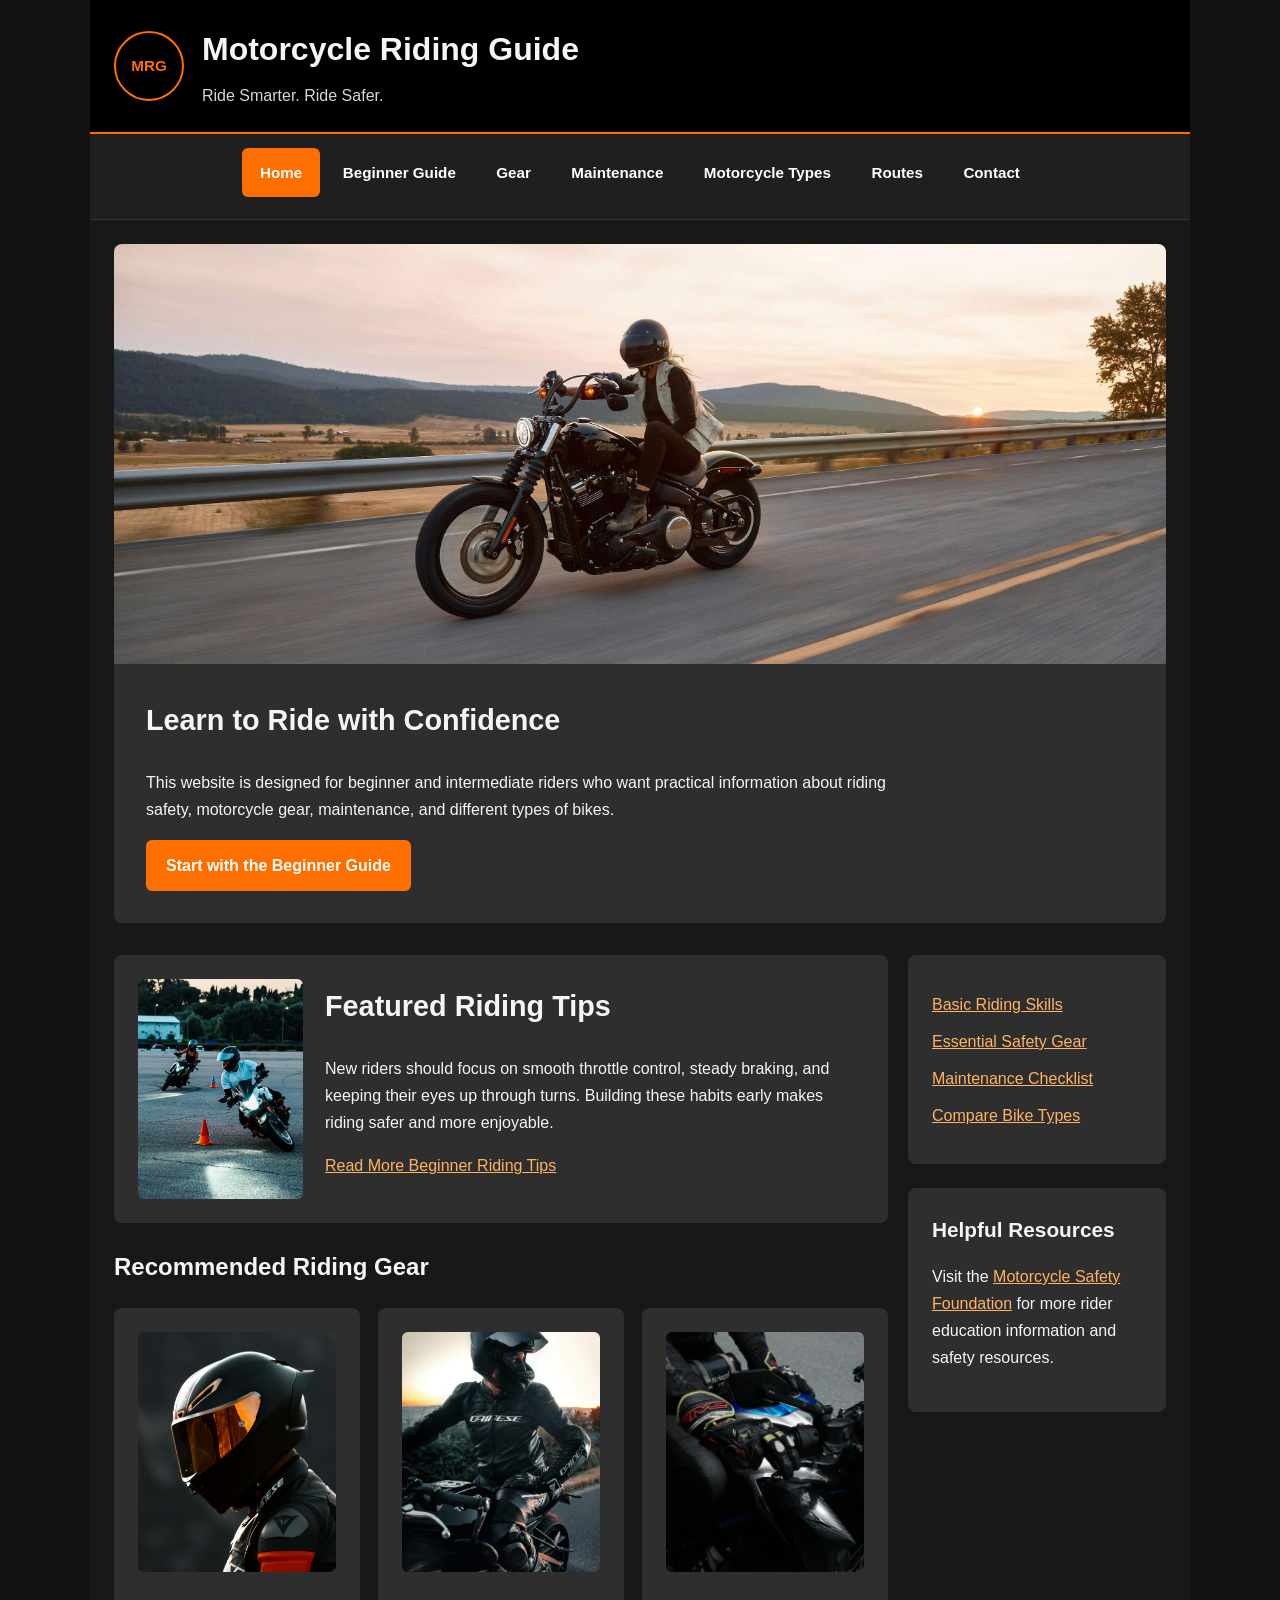
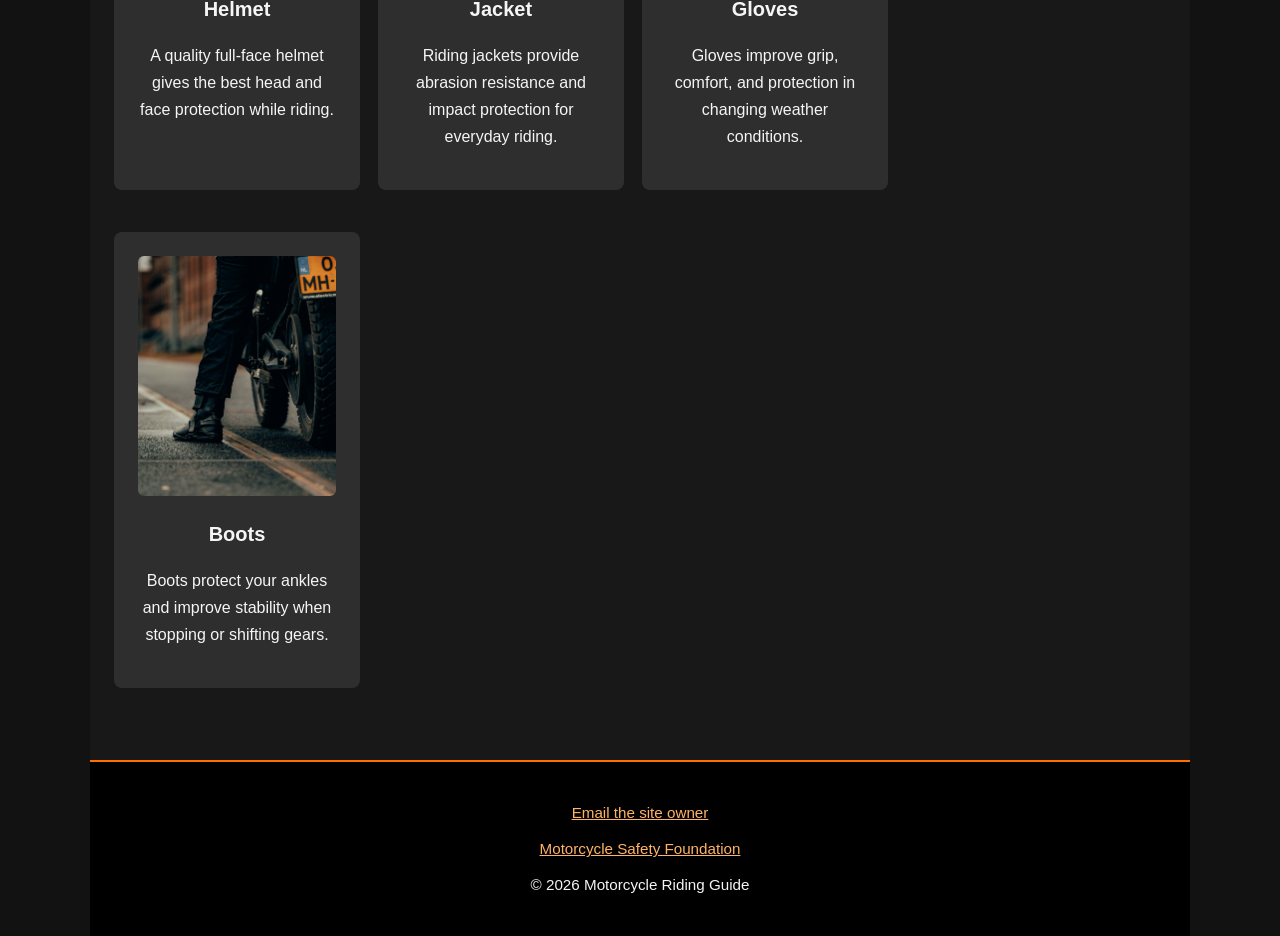
<file: index.html>
<!DOCTYPE html>
<html lang="en">
<head>

    <meta charset="UTF-8">
    <meta name="viewport" content="width=device-width, initial-scale=1.0">
    <meta name="description" content="Motorcycle Riding Guide helps beginner and intermediate riders learn safety basics, riding tips, and gear recomendations, and maintenance skills.">
    <title>Home | Motorcycle Riding Guide</title>

    <script async src="https://www.googletagmanager.com/gtag/js?id=G-LPP7602WV4"></script>
    <script>
      window.dataLayer = window.dataLayer || [];
      function gtag(){dataLayer.push(arguments);}
      gtag('js', new Date());

      gtag('config', 'G-LPP7602WV4');
    </script>

    <link rel="stylesheet" href="style.css">
</head>
<body>
    <div id="container">
        <header>
            <div class="logo">MRG</div>
            <div class="header-text">
                <h1>Motorcycle Riding Guide</h1>
                <p>Ride Smarter. Ride Safer.</p>
            </div>
        </header>
        
        <nav>
            <ul>
                <li><a class="active" href="index.html">Home</a></li>
                <li><a href="beginner-guide.html">Beginner Guide</a></li>
                <li><a href="gear.html">Gear</a></li>
                <li><a href="maintenance.html">Maintenance</a></li>
                <li><a href="motorcycle-types.html">Motorcycle Types</a></li>
                <li><a href="routes.html">Routes</a></li>
                <li><a href="contact.html">Contact</a></li>
            </ul>
        </nav>

        <main>
            <section class="hero">
                <img src="Images/motorcycle-rider-on-open-road.jpg" alt="Motorcycle rider on an open road">
                
                <div class="hero-content">
                    <div class="hero-text">
                        <h2>Learn to Ride with Confidence</h2>
                        <p>This website is designed for beginner and intermediate riders who want practical information about riding safety, motorcycle gear, maintenance, and different types of bikes.</p>

                        <a class="button" href="beginner-guide.html">Start with the Beginner Guide</a>
                    </div>
                </div>
            </section>

            <div class="main-layout">
                <section class="content-area">
                    <article class="feature-card">
                        <img src="Images/motorcycle-rider-practicing.jpg" alt="Rider practicing safe motorcycle control">
                        <div>
                            <h2>Featured Riding Tips</h2>
                            <p>New riders should focus on smooth throttle control, steady braking, and keeping their eyes up through turns. Building these habits early makes riding safer and more enjoyable.</p>
                            <p><a href="beginner-guide.html">Read More Beginner Riding Tips</a></p>
                        </div>
                    </article>

                    <section class="gear-preview">
                        <h2>Recommended Riding Gear</h2>
                        <div class="card-grid">
                            <article class="small-card">
                                <img src="Images/full_face_helmet.jpg" alt="Full-face motorcycle helmet">
                                <h3>Helmet</h3>
                                <p>A quality full-face helmet gives the best head and face protection while riding.</p>
                            </article>
                            <article class="small-card">
                                <img src="Images/motorcycle-protective-jacket.jpg" alt="Protective motorcycle jacket">
                                <h3>Jacket</h3>
                                <p>Riding jackets provide abrasion resistance and impact protection for everyday riding.</p>
                            </article>
                            <article class="small-card">
                                <img src="Images/motorcycle-gloves.jpg" alt="Motorcycle riding gloves">
                                <h3>Gloves</h3>
                                <p>Gloves improve grip, comfort, and protection in changing weather conditions.</p>
                            </article>
                            <article class="small-card">
                                <img src="Images/motorcycle-boots.jpg" alt="Motorcycle riding Boots">
                                <h3>Boots</h3>
                                <p>Boots protect your ankles and improve stability when stopping or shifting gears.</p>
                            </article>
                        </div>
                    </section>
                </section>

                <aside>
                    <section class="sidebar-box">
                        <h2></h2>
                        <ul class="plain-list">
                            <li><a href="beginner-guide.html">Basic Riding Skills</a></li>
                            <li><a href="gear.html">Essential Safety Gear</a></li>
                            <li><a href="maintenance.html">Maintenance Checklist</a></li>
                            <li><a href="motorcycle-types.html">Compare Bike Types</a></li>
                        </ul>
                    </section>

                    <section class="sidebar-box">
                        <h2>Helpful Resources</h2>
                        <p>Visit the <a href="https://msf-usa.org/" target="_blank">Motorcycle Safety Foundation</a> for more rider education information and safety resources.</p>
                    </section>
                </aside>
            </div>
        </main>

        <footer>
            <p><a href="mailto:agdepaz@asu.edu">Email the site owner</a></p>
            <p><a href="https://msf-usa.org/" target="_blank">Motorcycle Safety Foundation</a></p>
            <p>&copy; 2026 Motorcycle Riding Guide</p>
        </footer>
    </div>
</body>
</html>
</file>
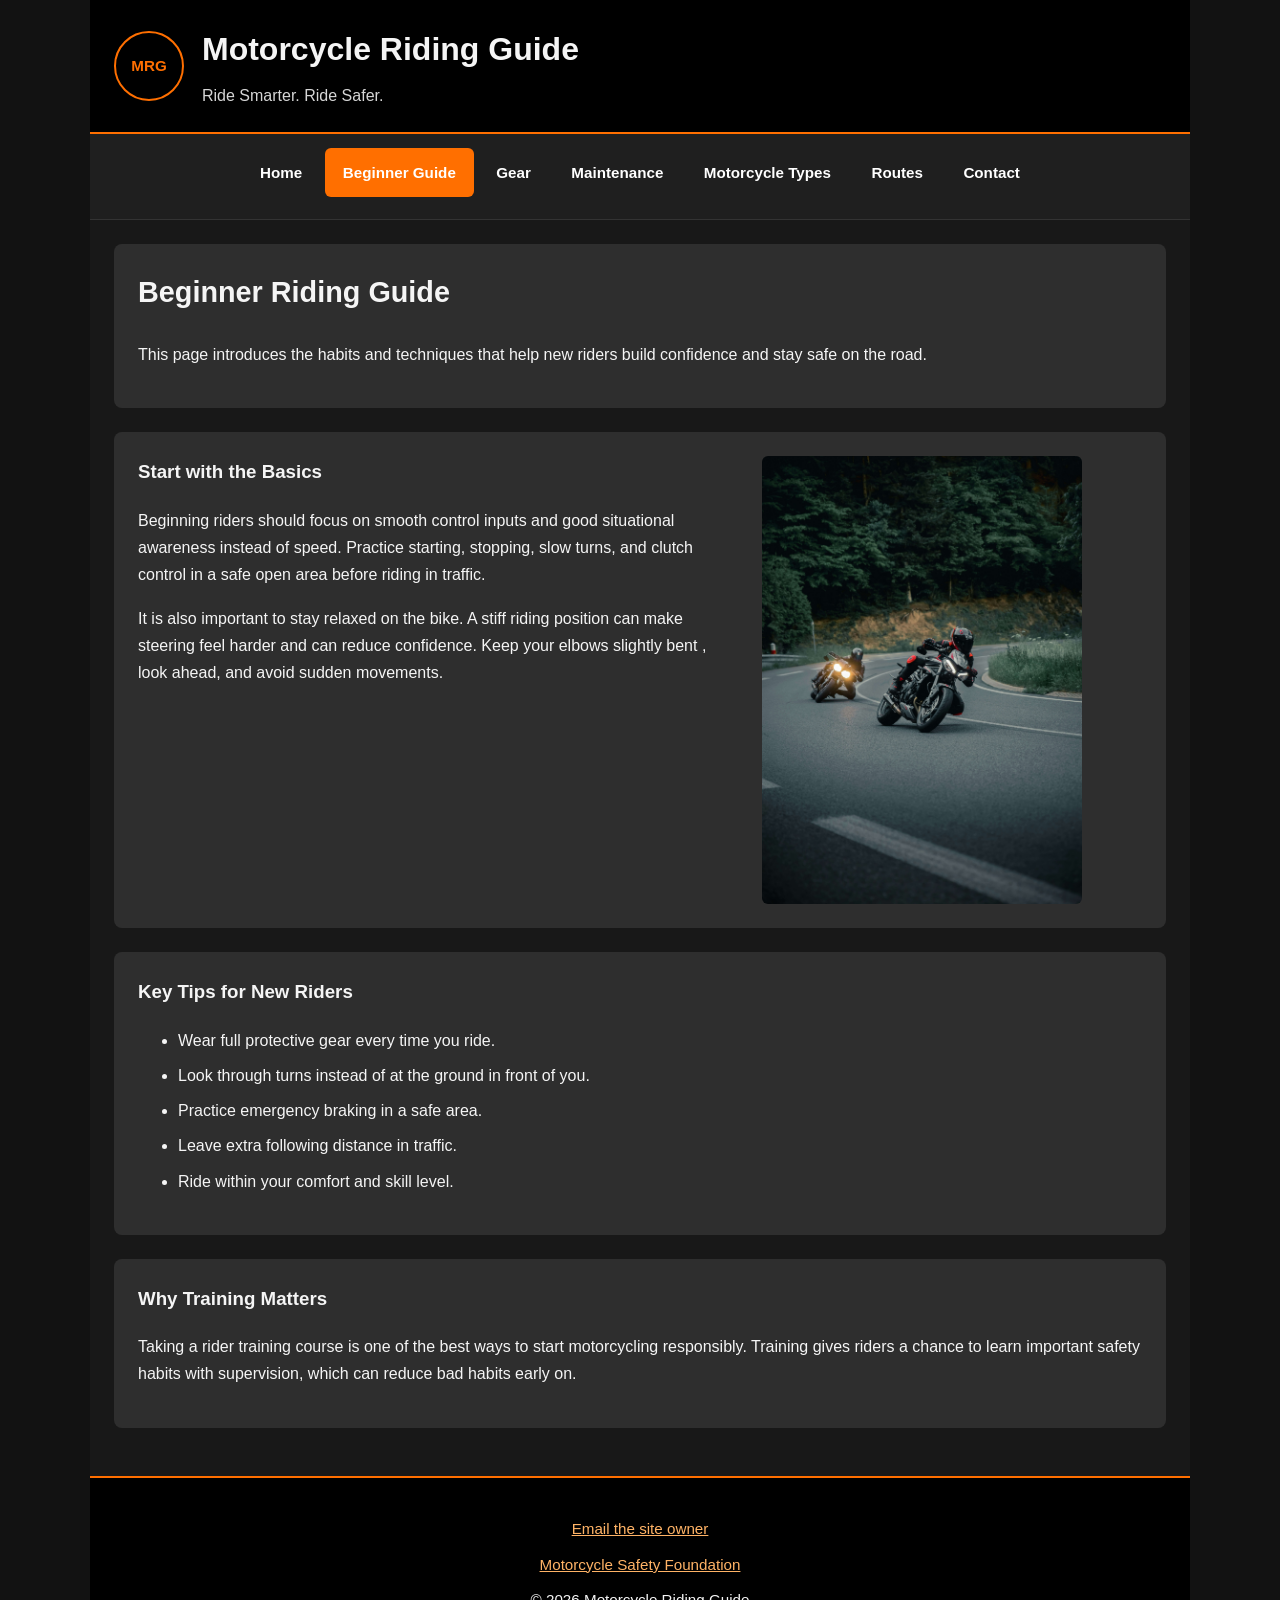
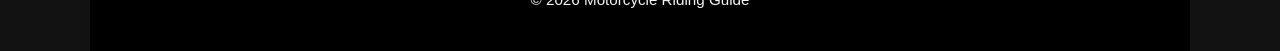
<file: beginner-guide.html>
<!DOCTYPE html>
<html lang="en">
<head>
    <meta charset="UTF-8">
    <meta name="viewport" content="width=device-width, initial-scale=1.0">
    <meta name="description" content="Learn beginner motorcycle riding techniques, safety tips, riding posture, and confidence-building habits for new riders.">
    <title>Beginner Guide | Motorcycle Riding Guide</title>

    <script async src="https://www.googletagmanager.com/gtag/js?id=G-LPP7602WV4"></script>
    <script>
      window.dataLayer = window.dataLayer || [];
      function gtag(){dataLayer.push(arguments);}
      gtag('js', new Date());

      gtag('config', 'G-LPP7602WV4');
    </script>

    <link rel="stylesheet" href="style.css">
</head>
<body>
    <div id="container">
        <header>
            <div class="logo">MRG</div>
            <div class="header-text">
                <h1>Motorcycle Riding Guide</h1>
                <p>Ride Smarter. Ride Safer.</p>
            </div>
        </header>
        
        <nav>
            <ul>
                <li><a href="index.html">Home</a></li>
                <li><a class="active" href="beginner-guide.html">Beginner Guide</a></li>
                <li><a href="gear.html">Gear</a></li>
                <li><a href="maintenance.html">Maintenance</a></li>
                <li><a href="motorcycle-types.html">Motorcycle Types</a></li>
                <li><a href="routes.html">Routes</a></li>
                <li><a href="contact.html">Contact</a></li>
            </ul>
        </nav>

        <main>
            <section class="page-banner">
                <h2>Beginner Riding Guide</h2>
                <p>This page introduces the habits and techniques that help new riders build confidence and stay safe on the road.</p>
            </section>

            <section class="text-section split-section">
            <div class="split-text">
                <h3>Start with the Basics</h3>
                <p>Beginning riders should focus on smooth control inputs and good situational awareness instead of speed. Practice starting, stopping, slow turns, and clutch control in a safe open area before riding in traffic.</p>
                <p>It is also important to stay relaxed on the bike. A stiff riding position can make steering feel harder and can reduce confidence. Keep your elbows slightly bent , look ahead, and avoid sudden movements.</p>
            </div>

                <img class="float-image" src="Images/motorcycle-on-curve.jpg" alt="motorcycle rider taking a turn on the road">
            </section>

            <section class="text-section">
                <h3>Key Tips for New Riders</h3>
                <ul>
                    <li>Wear full protective gear every time you ride.</li>
                    <li>Look through turns instead of at the ground in front of you.</li>
                    <li>Practice emergency braking in a safe area.</li>
                    <li>Leave extra following distance in traffic.</li>
                    <li>Ride within your comfort and skill level.</li>
                </ul>
            </section>

            <section class="text-section">
                <h3>Why Training Matters</h3>
                <p>Taking a rider training course is one of the best ways to start motorcycling responsibly. Training gives riders a chance to learn important safety habits with supervision, which can reduce bad habits early on.</p>
            </section>
        </main>

        <footer>
            <p><a href="mailto:agdepaz@asu.edu">Email the site owner</a></p>
            <p><a href="https://msf-usa.org/" target="_blank">Motorcycle Safety Foundation</a></p>
            <p>&copy; 2026 Motorcycle Riding Guide</p>
        </footer>
    </div>
</body>
</html>
</file>
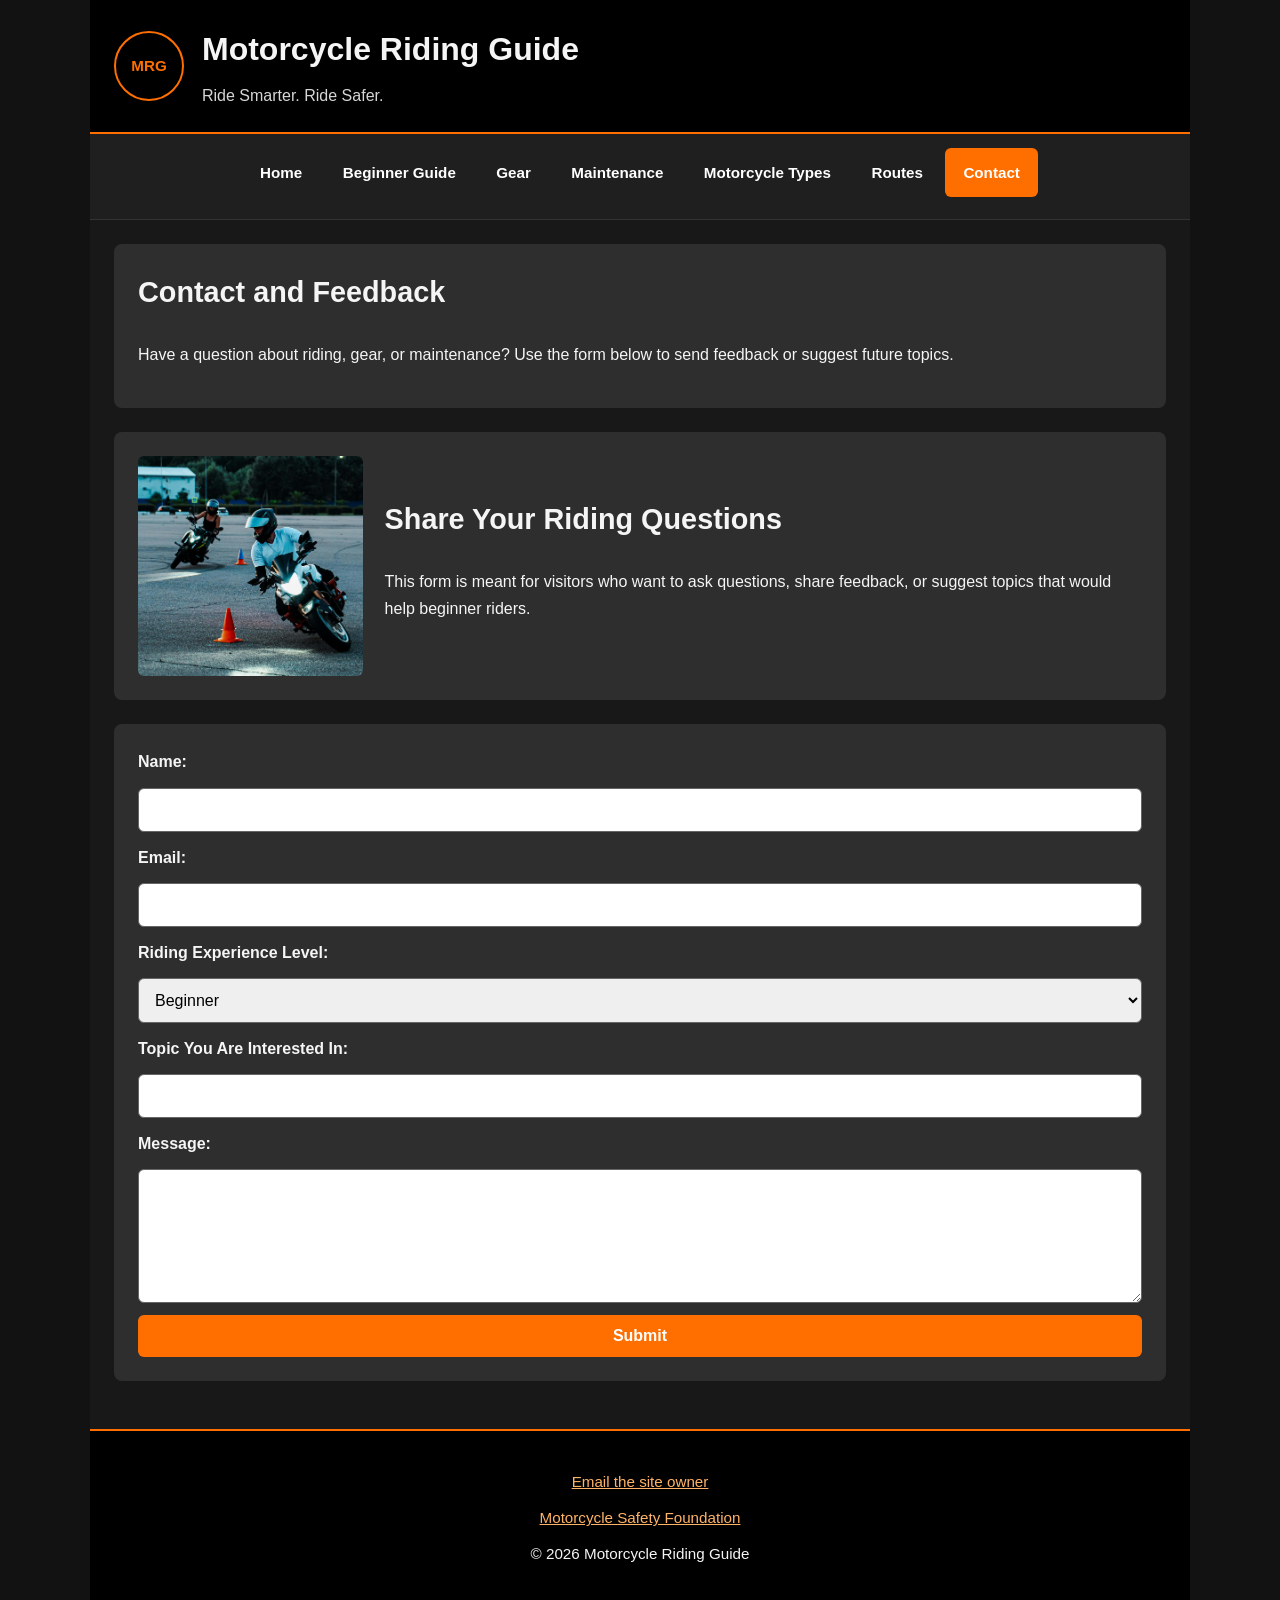
<file: contact.html>
<!DOCTYPE html>
<html lang="en">
<head>
    <meta charset="UTF-8">
    <meta name="viewport" content="width=device-width, initial-scale=1.0">
    <meta name="description" content="Contact Motorcycle Riding with questions, feedback, and riding experience details using the on-site form.">
    <title>Contact | Motorcycle Riding Guide</title>

    <script async src="https://www.googletagmanager.com/gtag/js?id=G-LPP7602WV4"></script>
    <script>
      window.dataLayer = window.dataLayer || [];
      function gtag(){dataLayer.push(arguments);}
      gtag('js', new Date());

      gtag('config', 'G-LPP7602WV4');
    </script>

    <link rel="stylesheet" href="style.css">
</head>
<body>
    <div id="container">
        <header>
            <div class="logo">MRG</div>
            <div class="header-text">
                <h1>Motorcycle Riding Guide</h1>
                <p>Ride Smarter. Ride Safer.</p>
            </div>
        </header>
        
        <nav>
            <ul>
                <li><a href="index.html">Home</a></li>
                <li><a href="beginner-guide.html">Beginner Guide</a></li>
                <li><a href="gear.html">Gear</a></li>
                <li><a href="maintenance.html">Maintenance</a></li>
                <li><a href="motorcycle-types.html">Motorcycle Types</a></li>
                <li><a href="routes.html">Routes</a></li>
                <li><a class="active" href="contact.html">Contact</a></li>
            </ul>
        </nav>

        <main>
            <section class="page-banner">
                <h2>Contact and Feedback</h2>
                <p>Have a question about riding, gear, or maintenance? Use the form below to send feedback or suggest future topics.</p>
            </section>

            <section class="feature-card">
                <img src="Images/motorcycle-rider-practicing.jpg" alt="Motorcycle rider practicing in a parking lot">
                <div>
                    <h2>Share Your Riding Questions</h2>
                    <p>This form is meant for visitors who want to ask questions, share feedback, or suggest topics that would help beginner riders.</p>
                </div>
            </section>
            
            <section class="form-section">
                 <form id="contactForm" action="#" method="post">
                    <label for="name">Name:</label>
                    <input type="text" id="name" name="name" required>

                    <label for="email">Email:</label>
                    <input type="email" id="email" name="email" required>

                    <label for="experience">Riding Experience Level:</label>
                    <select id="experience" name="experience">
                        <option>Beginner</option>
                        <option>Intermediate</option>
                        <option>Advanced</option>
                    </select>

                    <label for="interest">Topic You Are Interested In:</label>
                    <input type="text" id="interest" name="interest">

                    <label for="message">Message:</label>
                    <textarea id="message" name="message" rows="6" cols="30"></textarea>

                    <input type="submit" value="Submit">
                </form>
            </section>
        </main>

        <script src="script.js"></script>

        <footer>
            <p><a href="mailto:agdepaz@asu.edu">Email the site owner</a></p>
            <p><a href="https://msf-usa.org/" target="_blank">Motorcycle Safety Foundation</a></p>
            <p>&copy; 2026 Motorcycle Riding Guide</p>
        </footer>
    </div>
</body>
</html>
</file>
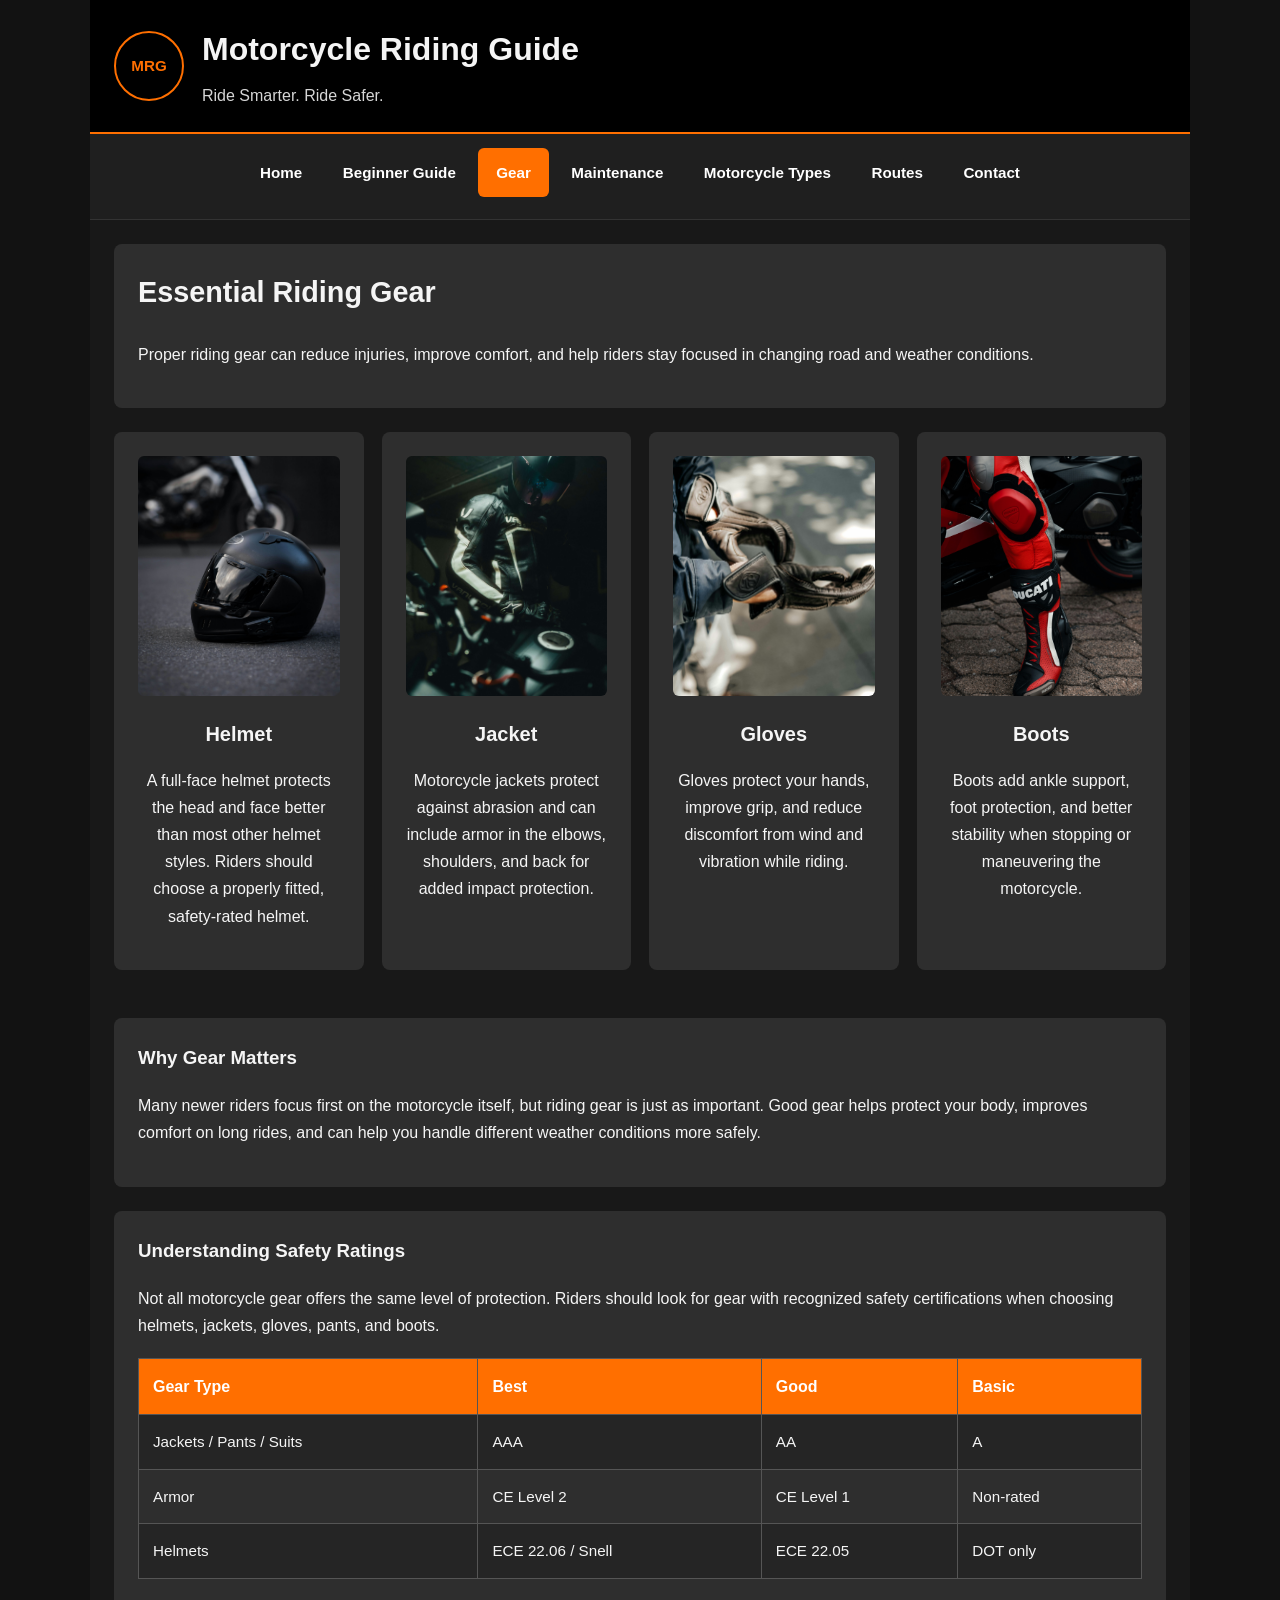
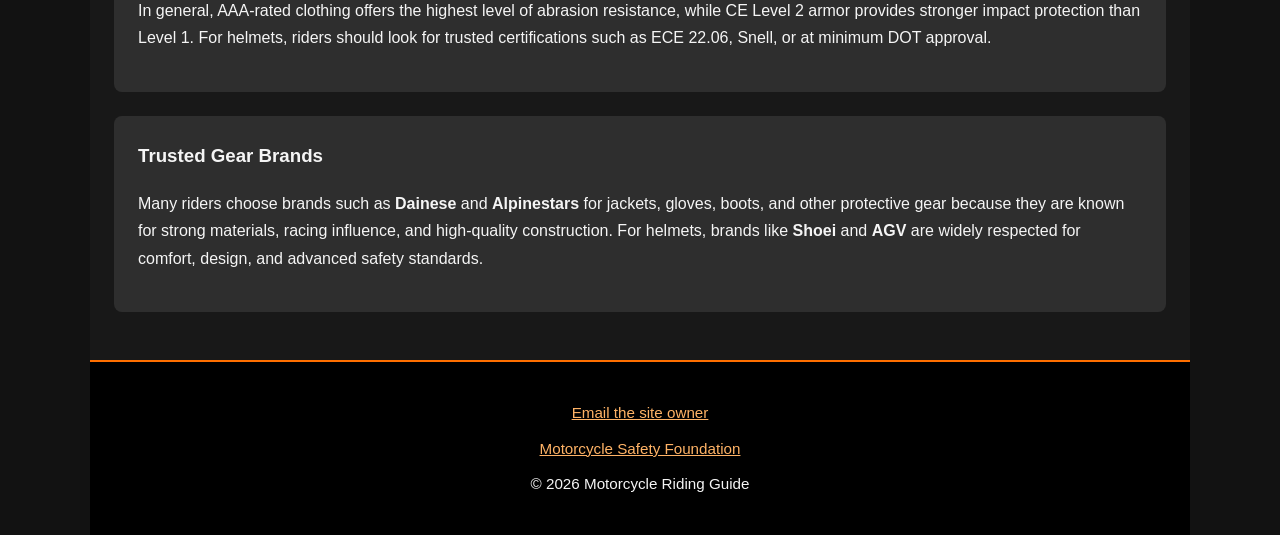
<file: gear.html>
<!DOCTYPE html>
<html lang="en">
<head>
    <meta charset="UTF-8">
    <meta name="viewport" content="width=device-width, initial-scale=1.0">
    <meta name="description" content="Learn about essential motorcycle gear including helmets, jackets, gloves, and boots and why each piece matters.">
    <title>Gear | Motorcycle Riding Guide</title>

    <script async src="https://www.googletagmanager.com/gtag/js?id=G-LPP7602WV4"></script>
    <script>
      window.dataLayer = window.dataLayer || [];
      function gtag(){dataLayer.push(arguments);}
      gtag('js', new Date());

      gtag('config', 'G-LPP7602WV4');
    </script>

    <link rel="stylesheet" href="style.css">
</head>
<body>
    <div id="container">
        <header>
            <div class="logo">MRG</div>
            <div class="header-text">
                <h1>Motorcycle Riding Guide</h1>
                <p>Ride Smarter. Ride Safer.</p>
            </div>
        </header>
        
        <nav>
            <ul>
                <li><a href="index.html">Home</a></li>
                <li><a href="beginner-guide.html">Beginner Guide</a></li>
                <li><a class="active" href="gear.html">Gear</a></li>
                <li><a href="maintenance.html">Maintenance</a></li>
                <li><a href="motorcycle-types.html">Motorcycle Types</a></li>
                <li><a href="routes.html">Routes</a></li>
                <li><a href="contact.html">Contact</a></li>
            </ul>
        </nav>

        <main>
            <section class="page-banner">
                <h2>Essential Riding Gear</h2>
                <p>Proper riding gear can reduce injuries, improve comfort, and help riders stay focused in changing road and weather conditions.</p>
            </section>     
            
            <section class="card-grid">
                <article class="small-card">
                    <img src="Images/Black-motorcycle helmet.jpg" alt="Black full-face motorcycle helmet">
                    <h3>Helmet</h3>
                    <p>A full-face helmet protects the head and face better than most other helmet styles. Riders should choose a properly fitted, safety-rated helmet.</p>
                </article>

                <article class="small-card">
                    <img src="Images/Motorcycle-jacket-with-armor.jpg" alt="Motorcycle jacket with armor protection">
                    <h3>Jacket</h3>
                    <p>Motorcycle jackets protect against abrasion and can include armor in the elbows, shoulders, and back for added impact protection.</p>
                </article>

                <article class="small-card">
                    <img src="Images/Pair-of-protective-motorcycle-gloves.jpg" alt="Pair of protective motorcycle gloves">
                    <h3>Gloves</h3>
                    <p>Gloves protect your hands, improve grip, and reduce discomfort from wind and vibration while riding.</p>
                </article>

                <article class="small-card">
                    <img src="Images/Protective-motorcycle-riding-boots.jpg" alt="Protective motorcycle riding boots">
                    <h3>Boots</h3>
                    <p>Boots add ankle support, foot protection, and better stability when stopping or maneuvering the motorcycle.</p>
                </article>
            </section>

            <section class="text-section">
                <h3>Why Gear Matters</h3>
                <p>Many newer riders focus first on the motorcycle itself, but riding gear is just as important. Good gear helps protect your body, improves comfort on long rides, and can help you handle different weather conditions more safely.</p>
            </section>

            <section class="text-section">
                <h3>Understanding Safety Ratings</h3>
                <p>Not all motorcycle gear offers the same level of protection. Riders should look for gear with recognized safety certifications when choosing helmets, jackets, gloves, pants, and boots.</p>

                <table class="gear-table">
                    <tr>
                        <th>Gear Type</th>
                        <th>Best</th>
                        <th>Good</th>
                        <th>Basic</th>
                    </tr>
                    <tr>
                        <td>Jackets / Pants / Suits</td>
                        <td>AAA</td>
                        <td>AA</td>
                        <td>A</td>
                    </tr>
                    <tr>
                        <td>Armor</td>
                        <td>CE Level 2</td>
                        <td>CE Level 1</td>
                        <td>Non-rated</td>
                    </tr>
                    <tr>
                        <td>Helmets</td>
                        <td>ECE 22.06 / Snell</td>
                        <td>ECE 22.05</td>
                        <td>DOT only</td>
                    </tr>
                </table>

                <p>In general, AAA-rated clothing offers the highest level of abrasion resistance, while CE Level 2 armor provides stronger impact protection than Level 1. For helmets, riders should look for trusted certifications such as ECE 22.06, Snell, or at minimum DOT approval.</p>
            </section>

            <section class="text-section">
                <h3>Trusted Gear Brands</h3>
                <p>Many riders choose brands such as <strong>Dainese</strong> and <strong>Alpinestars</strong> for jackets, gloves, boots, and other protective gear because they are known for strong materials, racing influence, and high-quality construction. For helmets, brands like <strong>Shoei</strong> and <strong>AGV</strong> are widely respected for comfort, design, and advanced safety standards.</p>
            </section>
        </main>

        <footer>
            <p><a href="mailto:agdepaz@asu.edu">Email the site owner</a></p>
            <p><a href="https://msf-usa.org/" target="_blank">Motorcycle Safety Foundation</a></p>
            <p>&copy; 2026 Motorcycle Riding Guide</p>
        </footer>
    </div>
</body>
</html>
</file>
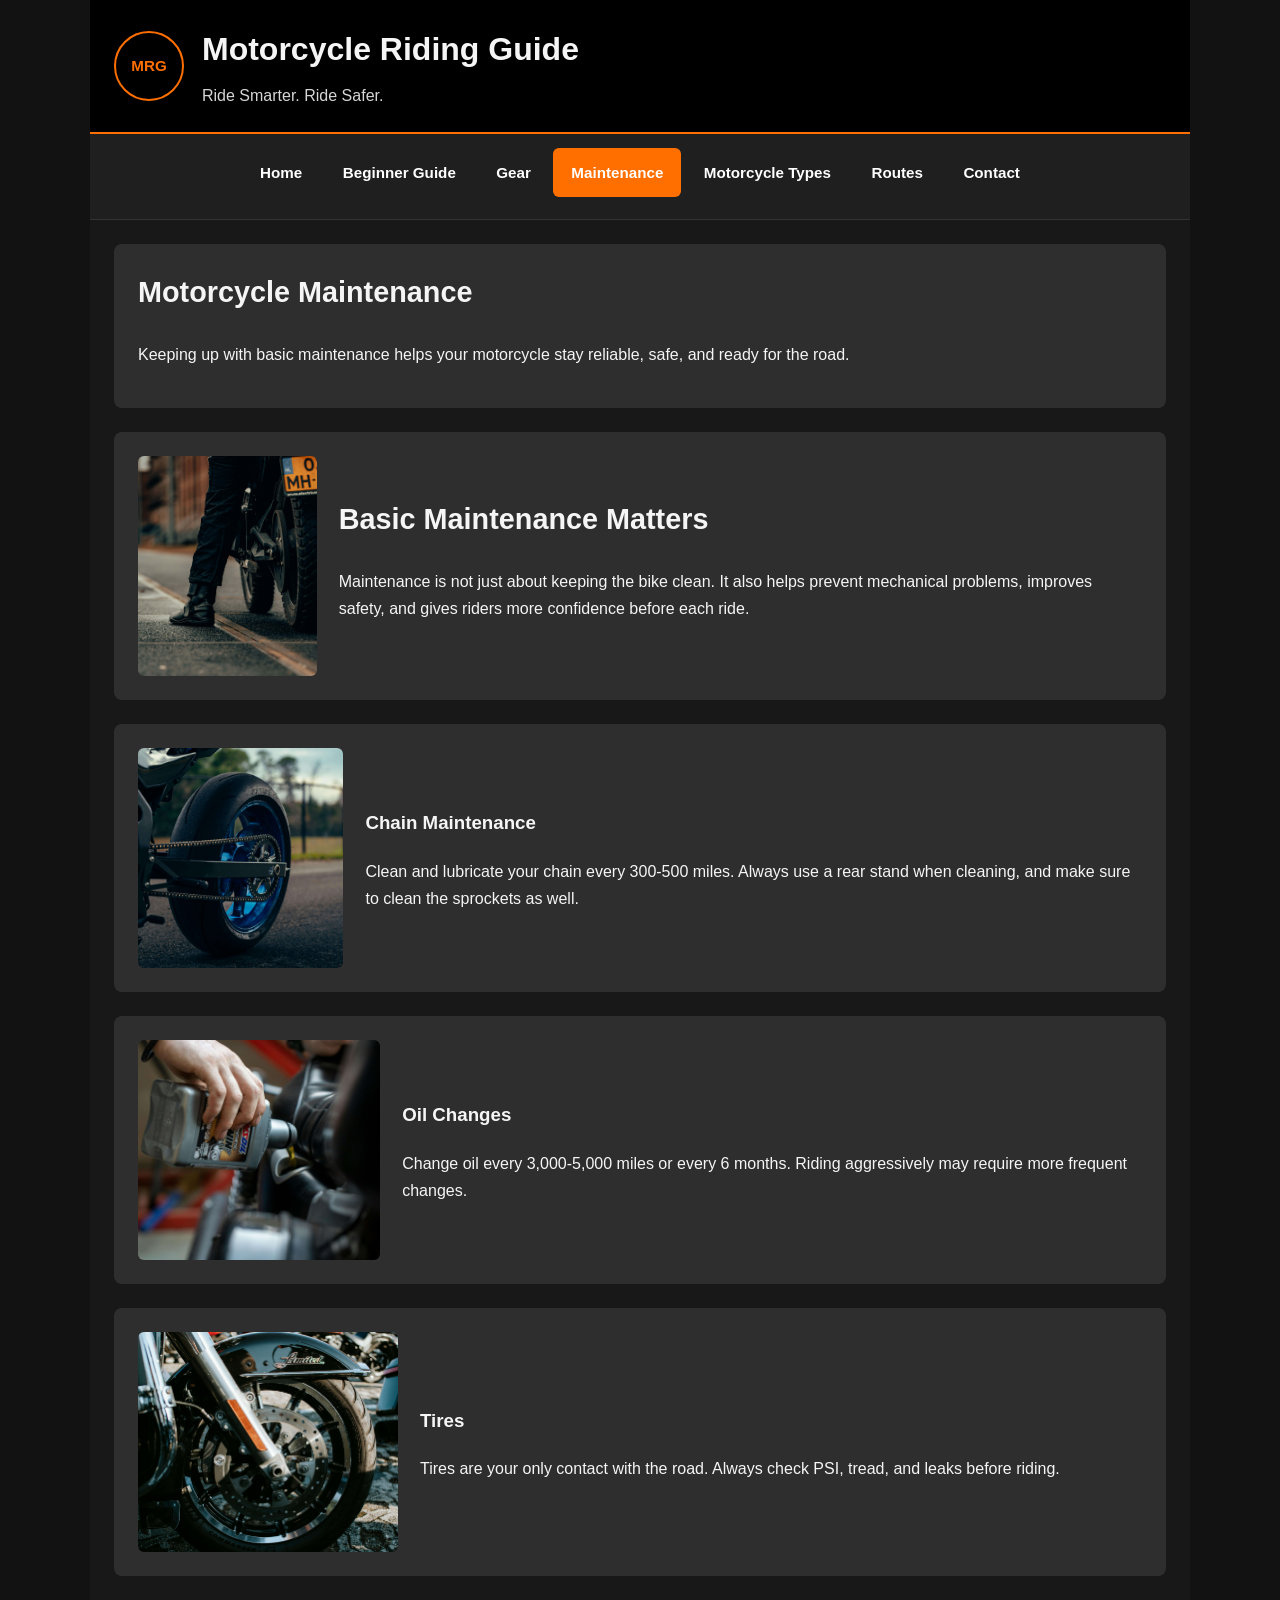
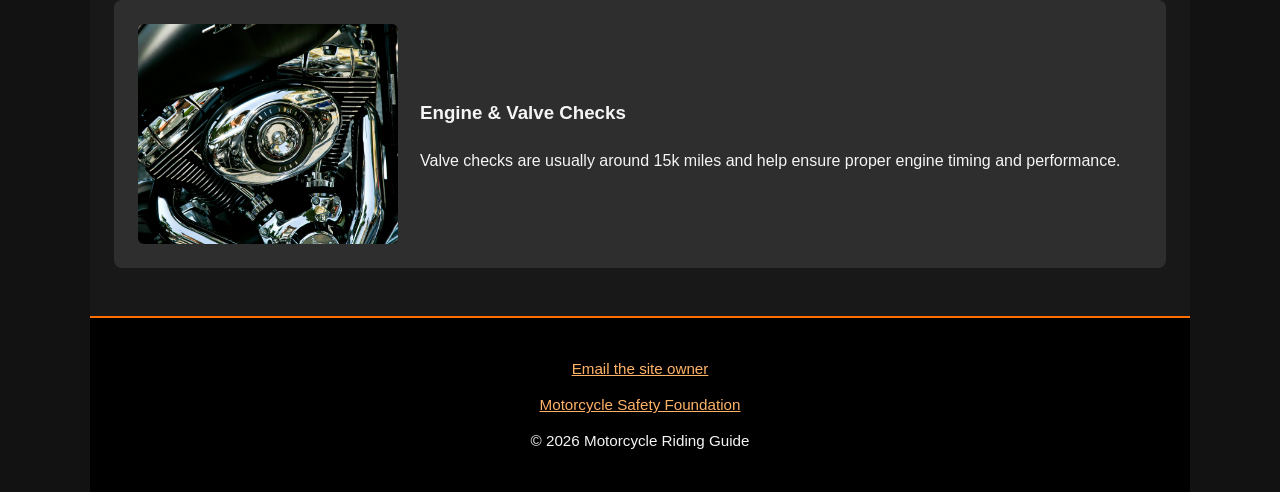
<file: maintenance.html>
<!DOCTYPE html>
<html lang="en">
<head>
    <meta charset="UTF-8">
    <meta name="viewport" content="width=device-width, initial-scale=1.0">
    <meta name="description" content="Read basic motorcycle maintenance tips about chain care, tire pressure, and oil checks, and battery upkeep.">
    <title>Maintenance | Motorcycle Riding Guide</title>

    <script async src="https://www.googletagmanager.com/gtag/js?id=G-LPP7602WV4"></script>
    <script>
      window.dataLayer = window.dataLayer || [];
      function gtag(){dataLayer.push(arguments);}
      gtag('js', new Date());

      gtag('config', 'G-LPP7602WV4');
    </script>

    <link rel="stylesheet" href="style.css">
</head>
<body>
    <div id="container">
        <header>
            <div class="logo">MRG</div>
            <div class="header-text">
                <h1>Motorcycle Riding Guide</h1>
                <p>Ride Smarter. Ride Safer.</p>
            </div>
        </header>
        
        <nav>
            <ul>
                <li><a href="index.html">Home</a></li>
                <li><a href="beginner-guide.html">Beginner Guide</a></li>
                <li><a href="gear.html">Gear</a></li>
                <li><a class="active" href="maintenance.html">Maintenance</a></li>
                <li><a href="motorcycle-types.html">Motorcycle Types</a></li>
                <li><a href="routes.html">Routes</a></li>
                <li><a href="contact.html">Contact</a></li>
            </ul>
        </nav>

        <main>
            <section class="page-banner">
                <h2>Motorcycle Maintenance</h2>
                <p>Keeping up with basic maintenance helps your motorcycle stay reliable, safe, and ready for the road.</p>
            </section>

            <section class="feature-card">
                <img src="Images/motorcycle-boots.jpg" alt="Motorcycle rider standing near a bike">
                <div>
                    <h2>Basic Maintenance Matters</h2>
                    <p>Maintenance is not just about keeping the bike clean. It also helps prevent mechanical problems, improves safety, and gives riders more confidence before each ride.</p>
                </div>
            </section>

            <section class="feature-card">
                <img src="Images/motorcycle-chain.jpg" alt="Picture of motorcycle chain on motorcycle">
                <div>
                    <h3>Chain Maintenance</h3>
                    <p>Clean and lubricate your chain every 300-500 miles. Always use a rear stand when cleaning, and make sure to clean the sprockets as well.</p>
                </div>
            </section>

            <section class="feature-card">
                <img src="Images/motorcycle-oil.jpg" alt="Motorcycle being filled with oil">
                <div>
                    <h3>Oil Changes</h3>
                    <p>Change oil every 3,000-5,000 miles or every 6 months. Riding aggressively may require more frequent changes.</p>
                </div>
            </section>

            <section class="feature-card">
                <img src="Images/motorcycle-tire.jpg" alt="Motorcycle Tire">
                <div>
                    <h3>Tires</h3>
                    <p>Tires are your only contact with the road. Always check PSI, tread, and leaks before riding.</p>
                </div>
            </section>

            <section class="feature-card">
                <img src="Images/motorcycle-engine.jpg" alt="Motorcycle engine close up">
                <div>
                    <h3>Engine & Valve Checks</h3>
                    <p>Valve checks are usually around 15k miles and help ensure proper engine timing and performance.</p>
                </div>
            </section>
        </main>

        <footer>
            <p><a href="mailto:agdepaz@asu.edu">Email the site owner</a></p>
            <p><a href="https://msf-usa.org/" target="_blank">Motorcycle Safety Foundation</a></p>
            <p>&copy; 2026 Motorcycle Riding Guide</p>
        </footer>
    </div>
</body>
</html>
</file>
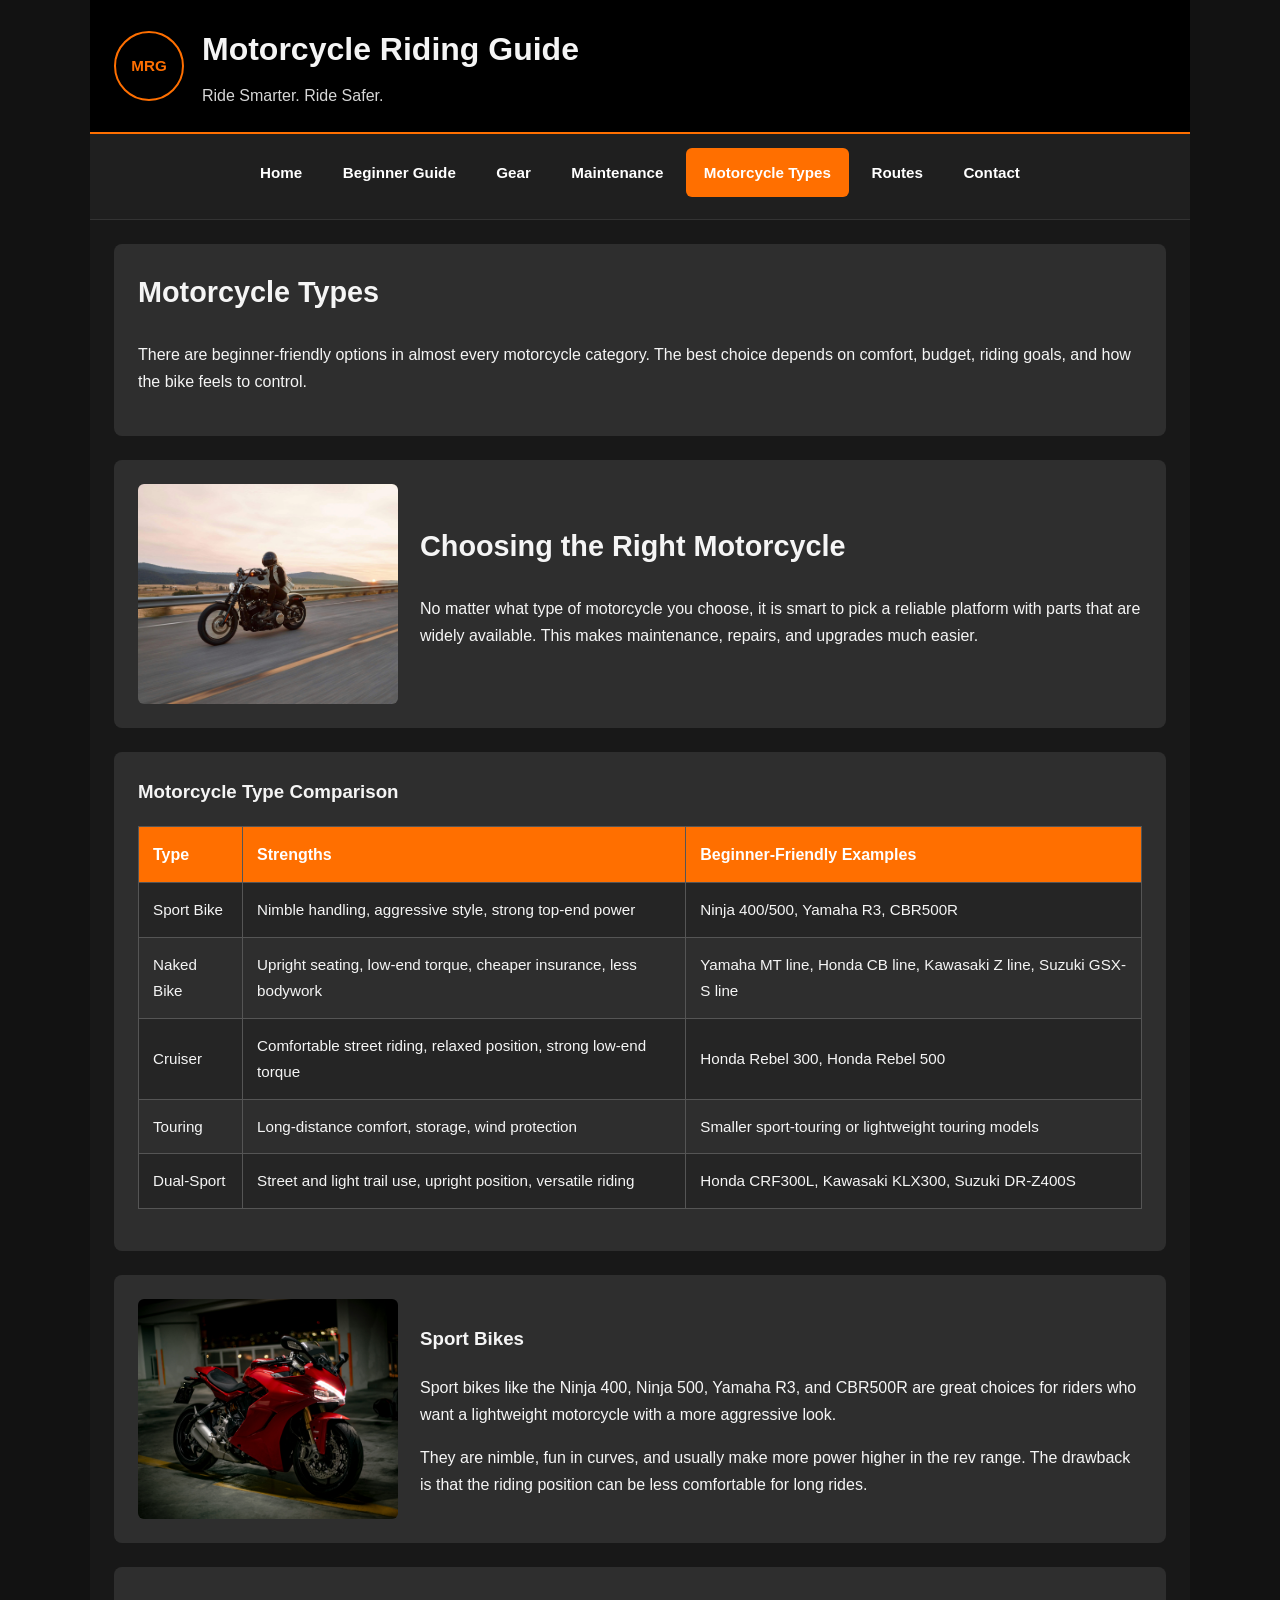
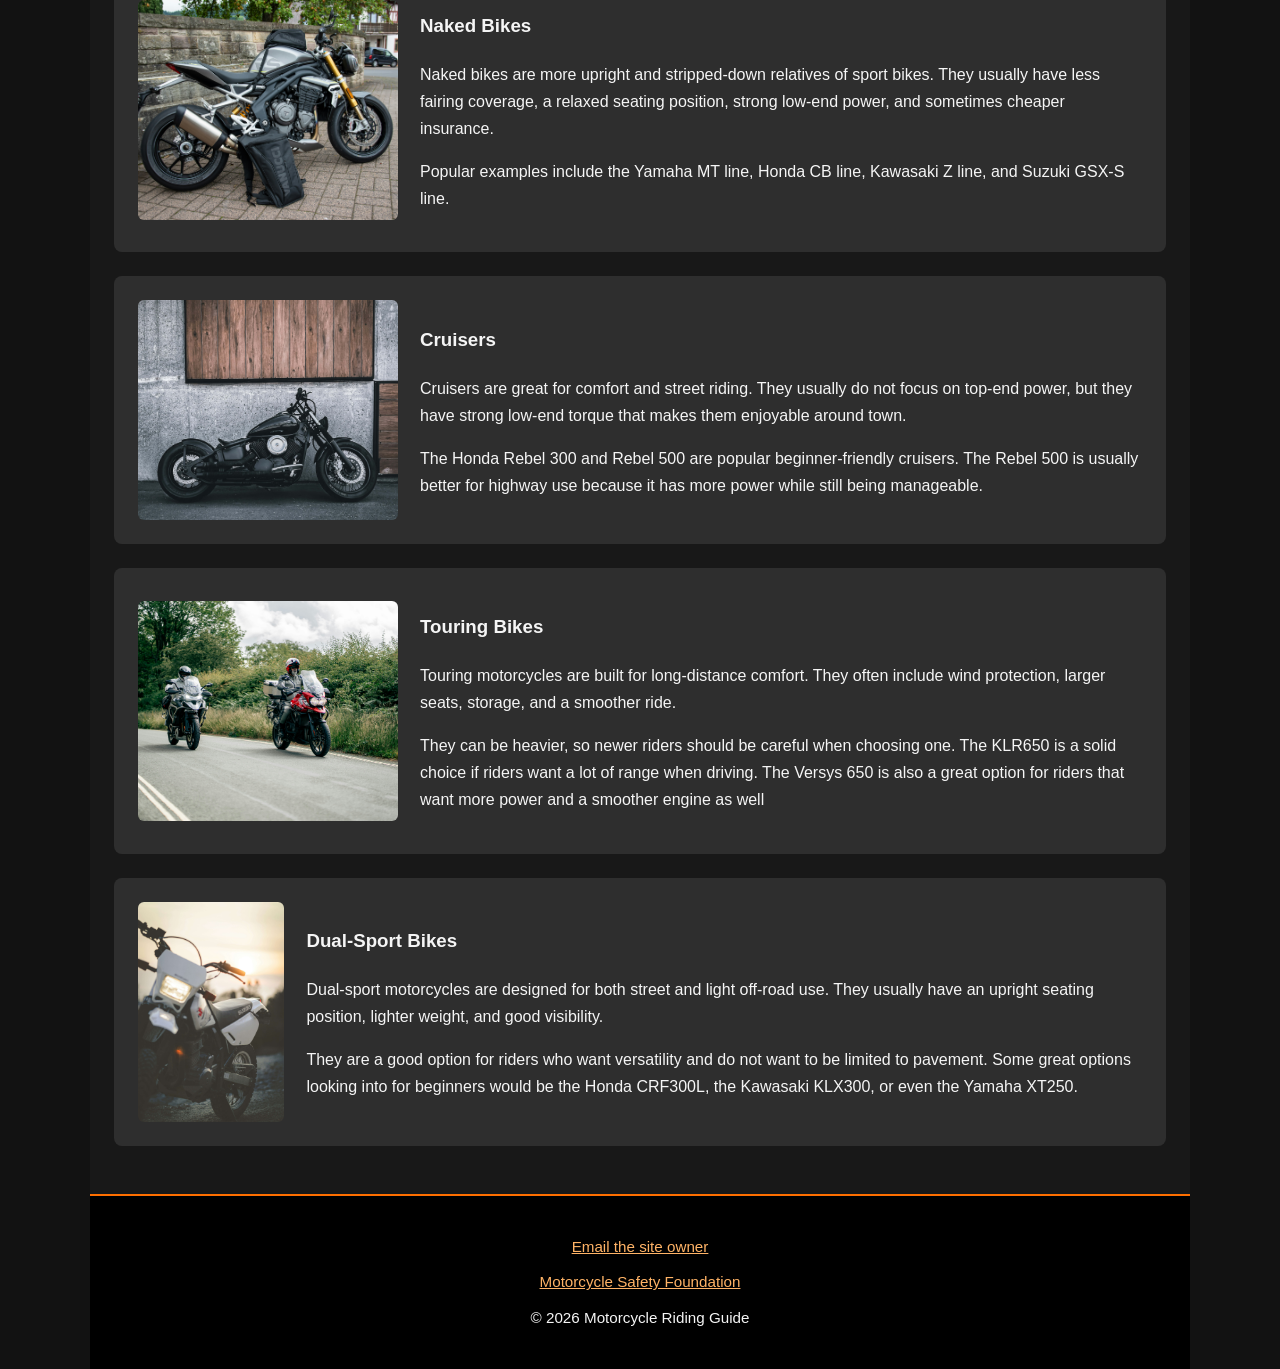
<file: motorcycle-types.html>
<!DOCTYPE html>
<html lang="en">
<head>
    <meta charset="UTF-8">
    <meta name="viewport" content="width=device-width, initial-scale=1.0">
    <meta name="description" content="Compare common motorcycle types including sport bikes, cruisers, touring bikes, and dual-sport motorcycles.">
    <title>Motorcycle Types | Motorcycle Riding Guide</title>

    <script async src="https://www.googletagmanager.com/gtag/js?id=G-LPP7602WV4"></script>
    <script>
      window.dataLayer = window.dataLayer || [];
      function gtag(){dataLayer.push(arguments);}
      gtag('js', new Date());

      gtag('config', 'G-LPP7602WV4');
    </script>

    <link rel="stylesheet" href="style.css">
</head>
<body>
    <div id="container">
        <header>
            <div class="logo">MRG</div>
            <div class="header-text">
                <h1>Motorcycle Riding Guide</h1>
                <p>Ride Smarter. Ride Safer.</p>
            </div>
        </header>
        
        <nav>
            <ul>
                <li><a href="index.html">Home</a></li>
                <li><a href="beginner-guide.html">Beginner Guide</a></li>
                <li><a href="gear.html">Gear</a></li>
                <li><a href="maintenance.html">Maintenance</a></li>
                <li><a class="active" href="motorcycle-types.html">Motorcycle Types</a></li>
                <li><a href="routes.html">Routes</a></li>
                <li><a href="contact.html">Contact</a></li>
            </ul>
        </nav>

        <main>
            <section class="page-banner">
                <h2>Motorcycle Types</h2>
                <p>There are beginner-friendly options in almost every motorcycle category. The best choice depends on comfort, budget, riding goals, and how the bike feels to control.</p>
            </section>

            <section class="feature-card">
                <img src="Images/motorcycle-rider-on-open-road.jpg" alt="Motorcycle rider cruising on an open road">
                <div>
                    <h2>Choosing the Right Motorcycle</h2>
                    <p>No matter what type of motorcycle you choose, it is smart to pick a reliable platform with parts that are widely available. This makes maintenance, repairs, and upgrades much easier.</p>
                </div>
            </section>

            <section class="table-section">
                <h3>Motorcycle Type Comparison</h3>
                <table class="gear-table">
                    <tr>
                        <th>Type</th>
                        <th>Strengths</th>
                        <th>Beginner-Friendly Examples</th>
                    </tr>
                    <tr>
                        <td>Sport Bike</td>
                        <td>Nimble handling, aggressive style, strong top-end power</td>
                        <td>Ninja 400/500, Yamaha R3, CBR500R</td>
                    </tr>
                    <tr>
                        <td>Naked Bike</td>
                        <td>Upright seating, low-end torque, cheaper insurance, less bodywork</td>
                        <td>Yamaha MT line, Honda CB line, Kawasaki Z line, Suzuki GSX-S line</td>
                    </tr>
                    <tr>
                        <td>Cruiser</td>
                        <td>Comfortable street riding, relaxed position, strong low-end torque</td>
                        <td>Honda Rebel 300, Honda Rebel 500</td>
                    </tr>
                    <tr>
                        <td>Touring</td>
                        <td>Long-distance comfort, storage, wind protection</td>
                        <td>Smaller sport-touring or lightweight touring models</td>
                    </tr>
                    <tr>
                        <td>Dual-Sport</td>
                        <td>Street and light trail use, upright position, versatile riding</td>
                        <td>Honda CRF300L, Kawasaki KLX300, Suzuki DR-Z400S</td>
                    </tr>
                </table>
            </section>
            
            <section class="feature-card">
                <img src="Images/sport-bike.jpg" alt="Sport bike motorcycle">
                <div>
                    <h3>Sport Bikes</h3>
                    <p>Sport bikes like the Ninja 400, Ninja 500, Yamaha R3, and CBR500R are great choices for riders who want a lightweight motorcycle with a more aggressive look.</p>
                    <p>They are nimble, fun in curves, and usually make more power higher in the rev range. The drawback is that the riding position can be less comfortable for long rides.</p>
                </div>
            </section>

            <section class="feature-card">
                <img src="Images/naked-motorcycle.jpg" alt="Naked motorcycle">
                <div>
                    <h3>Naked Bikes</h3>
                    <p>Naked bikes are more upright and stripped-down relatives of sport bikes. They usually have less fairing coverage, a relaxed seating position, strong low-end power, and sometimes cheaper insurance.</p>
                    <p>Popular examples include the Yamaha MT line, Honda CB line, Kawasaki Z line, and Suzuki GSX-S line.</p>
                </div>
            </section>

            <section class="feature-card">
                <img src="Images/cruiser.jpg" alt="Cruiser motorcycle">
                <div>
                    <h3>Cruisers</h3>
                    <p>Cruisers are great for comfort and street riding. They usually do not focus on top-end power, but they have strong low-end torque that makes them enjoyable around town.</p>
                    <p>The Honda Rebel 300 and Rebel 500 are popular beginner-friendly cruisers. The Rebel 500 is usually better for highway use because it has more power while still being manageable.</p>
                </div>
            </section>

            <section class="feature-card">
                <img src="Images/touring-motorcycle.jpg" alt="Touring motorcycles on road">
                <div>
                    <h3>Touring Bikes</h3>
                    <p>Touring motorcycles are built for long-distance comfort. They often include wind protection, larger seats, storage, and a smoother ride.</p>
                    <p>They can be heavier, so newer riders should be careful when choosing one. The KLR650 is a solid choice if riders want a lot of range when driving. The Versys 650 is also a great option for riders that want more power and a smoother engine as well</p>
                </div>
            </section>

            <section class="feature-card">
                <img src="Images/dual-sport-motorcycle.jpg" alt="Dual-sport motorcycle">
                <div>
                    <h3>Dual-Sport Bikes</h3>
                    <p>Dual-sport motorcycles are designed for both street and light off-road use. They usually have an upright seating position, lighter weight, and good visibility.</p>
                    <p>They are a good option for riders who want versatility and do not want to be limited to pavement. Some great options looking into for beginners would be the Honda CRF300L, the Kawasaki KLX300, or even the Yamaha XT250.</p>
                </div>
            </section>
       </main>

        <footer>
            <p><a href="mailto:agdepaz@asu.edu">Email the site owner</a></p>
            <p><a href="https://msf-usa.org/" target="_blank">Motorcycle Safety Foundation</a></p>
            <p>&copy; 2026 Motorcycle Riding Guide</p>
        </footer>
    </div>
</body>
</html>
</file>
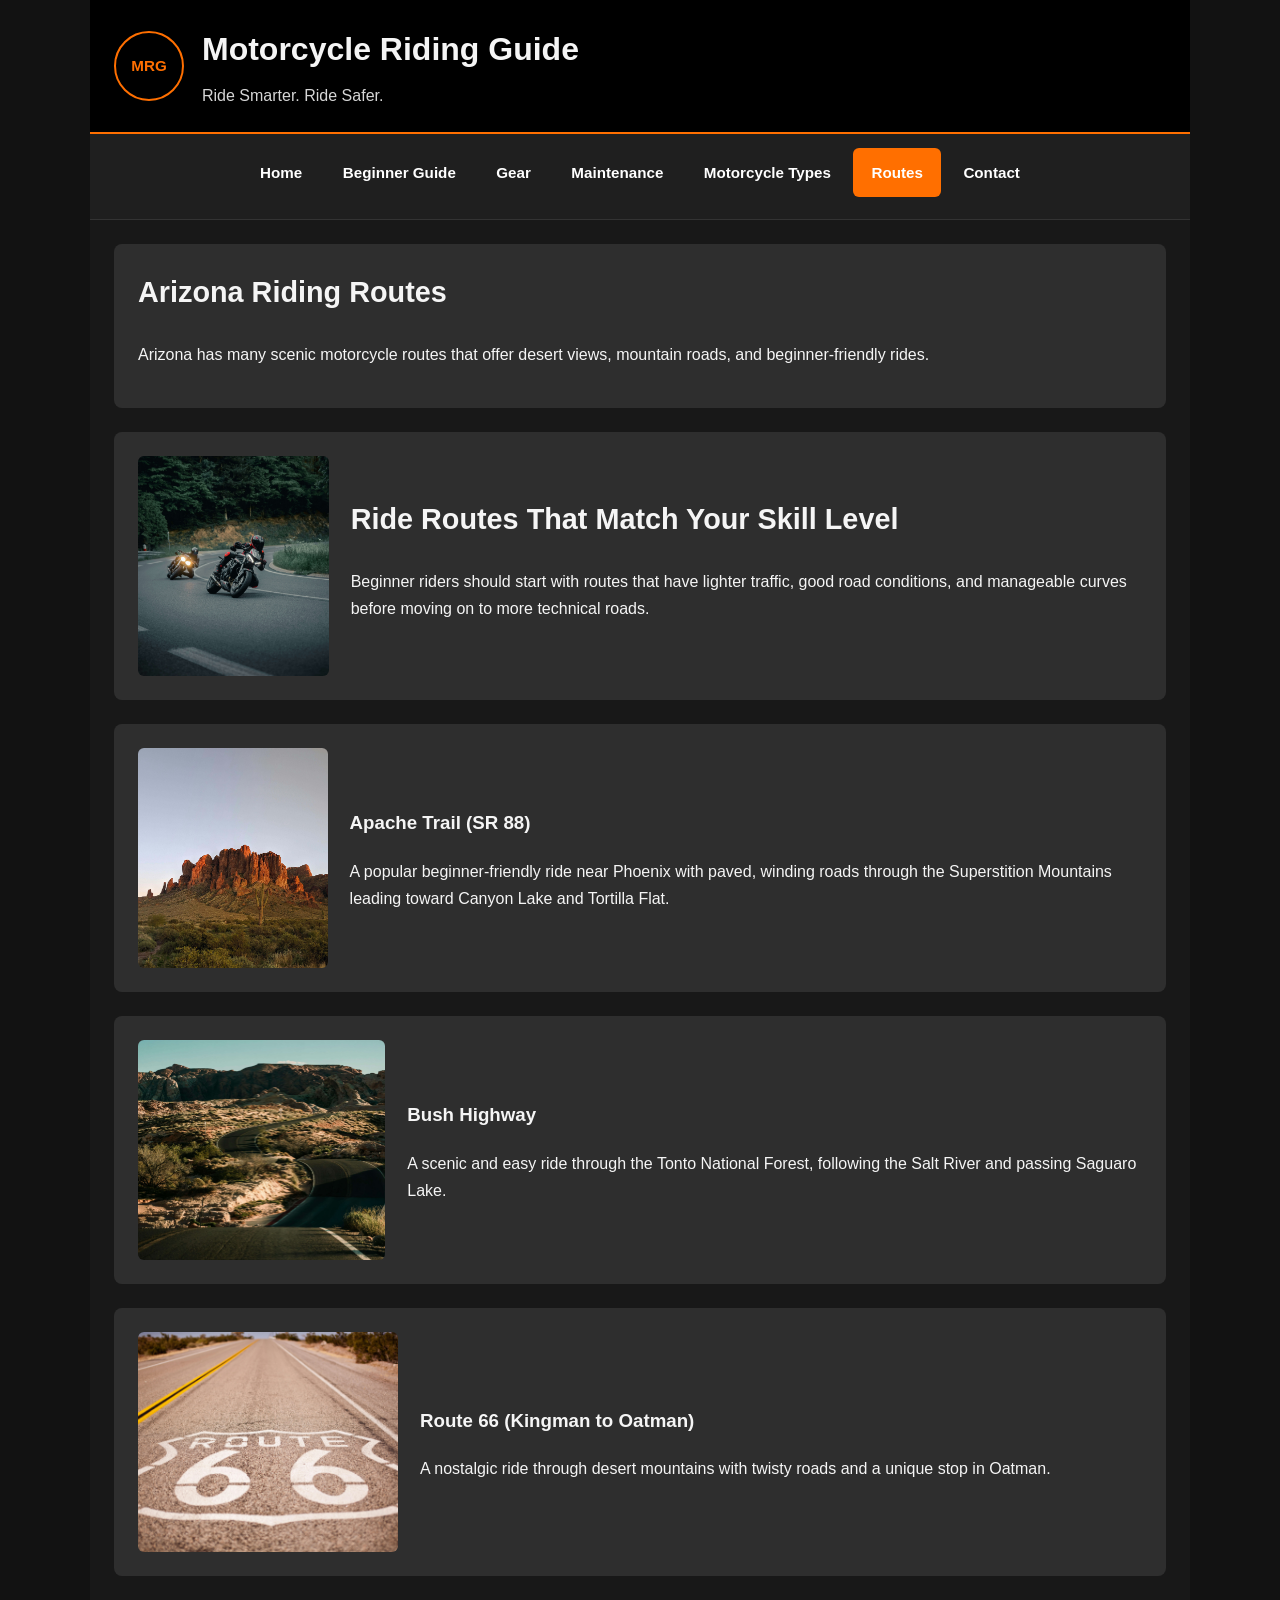
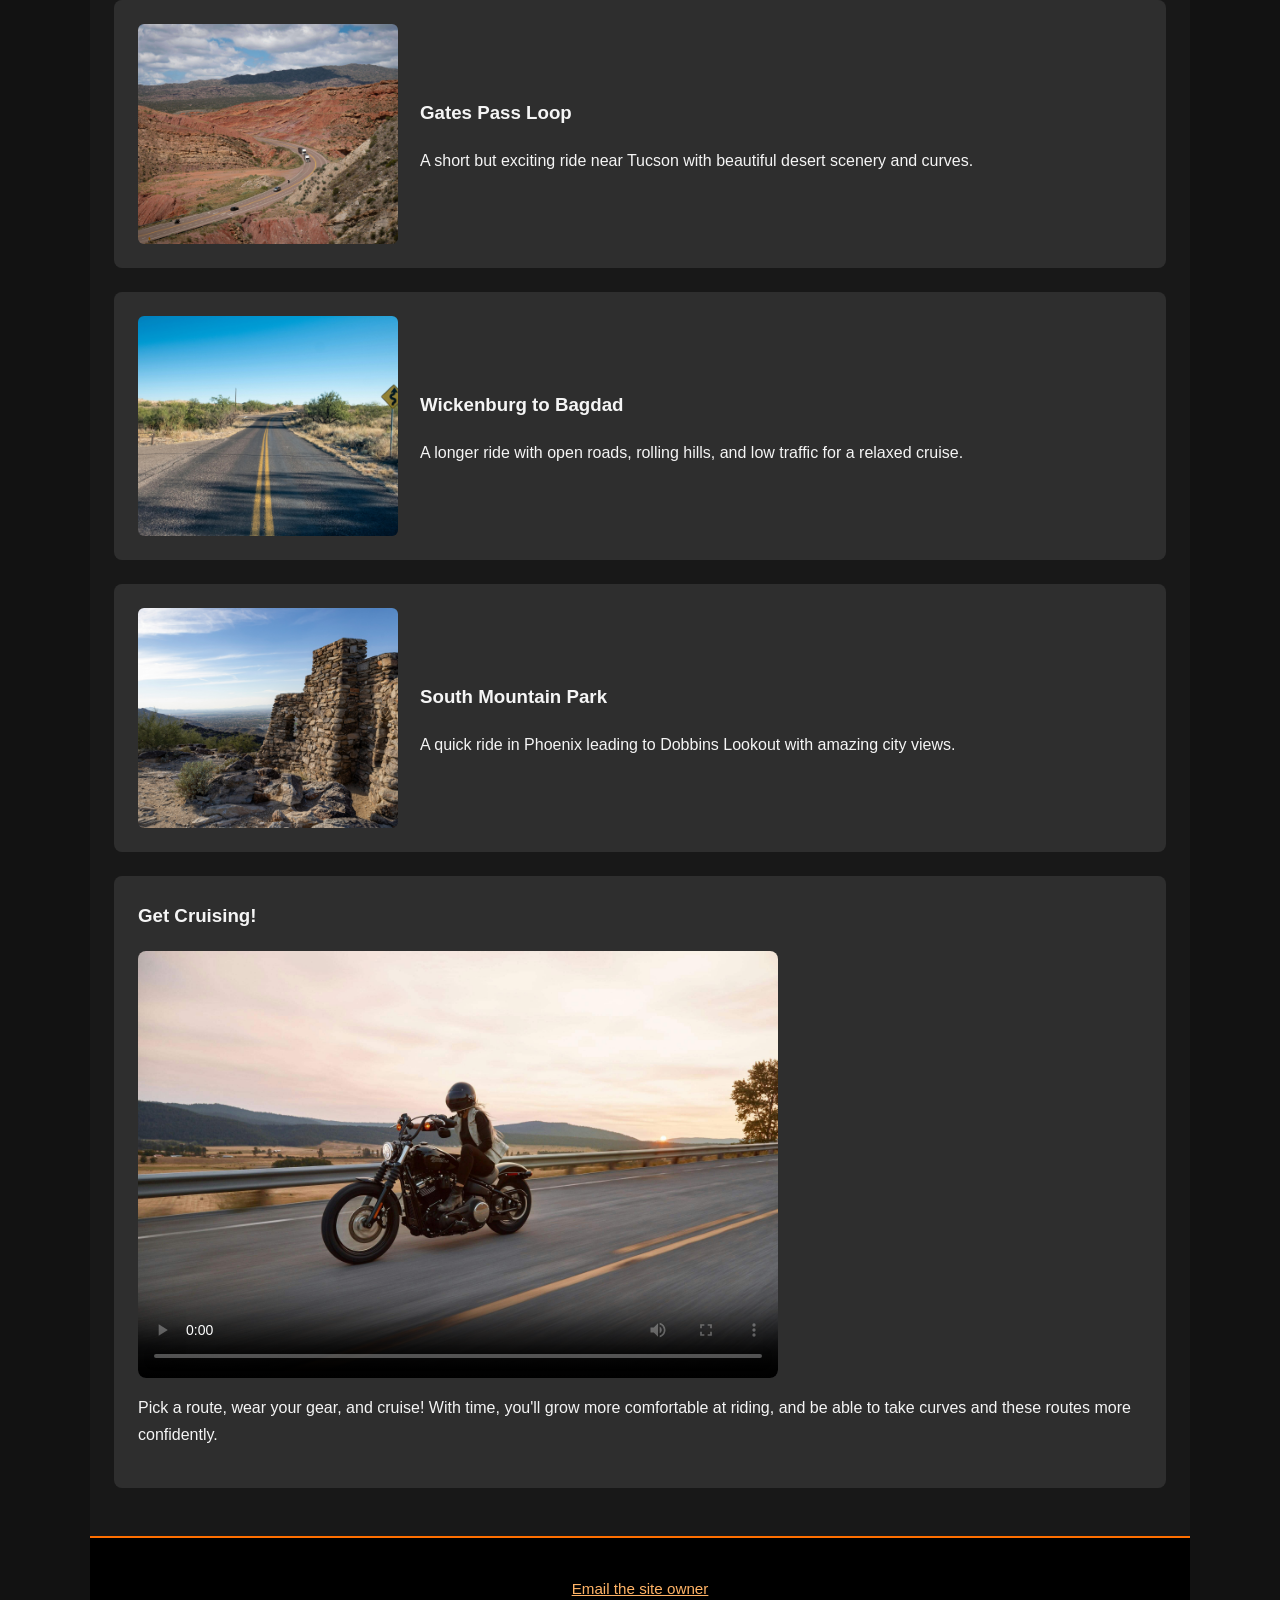
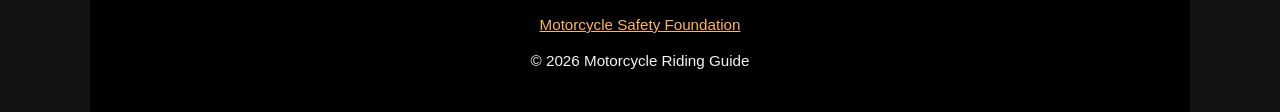
<file: routes.html>
<!DOCTYPE html>
<html lang="en">
<head>
    <meta charset="UTF-8">
    <meta name="viewport" content="width=device-width, initial-scale=1.0">
    <meta name="description" content="Explore route ideas for riders and watch a short motorcycle safety video using the HTML5 video tag.">
    <title>Routes | Motorcycle Riding Guide</title>

    <script async src="https://www.googletagmanager.com/gtag/js?id=G-LPP7602WV4"></script>
    <script>
      window.dataLayer = window.dataLayer || [];
      function gtag(){dataLayer.push(arguments);}
      gtag('js', new Date());

      gtag('config', 'G-LPP7602WV4');
    </script>

    <link rel="stylesheet" href="style.css">
</head>
<body>
    <div id="container">
        <header>
            <div class="logo">MRG</div>
            <div class="header-text">
                <h1>Motorcycle Riding Guide</h1>
                <p>Ride Smarter. Ride Safer.</p>
            </div>
        </header>
        
        <nav>
            <ul>
                <li><a href="index.html">Home</a></li>
                <li><a href="beginner-guide.html">Beginner Guide</a></li>
                <li><a href="gear.html">Gear</a></li>
                <li><a href="maintenance.html">Maintenance</a></li>
                <li><a href="motorcycle-types.html">Motorcycle Types</a></li>
                <li><a class="active" href="routes.html">Routes</a></li>
                <li><a href="contact.html">Contact</a></li>
            </ul>
        </nav>

        <main>
            <section class="page-banner">
                <h2>Arizona Riding Routes</h2>
                <p>Arizona has many scenic motorcycle routes that offer desert views, mountain roads, and beginner-friendly rides.</p>
            </section>

            <section class="feature-card">
                <img src="Images/motorcycle-on-curve.jpg" alt="Motorcycle riders leaning through a curved road">
                <div>
                    <h2>Ride Routes That Match Your Skill Level</h2>
                    <p>Beginner riders should start with routes that have lighter traffic, good road conditions, and manageable curves before moving on to more technical roads.</p>
                </div>
            </section>

            <section class="feature-card">
                <img src="Images/apache-trail.jpg" alt="Superstition Mountains in Arizona during sunset">
                <div>
                    <h3>Apache Trail (SR 88)</h3>
                    <p>A popular beginner-friendly ride near Phoenix with paved, winding roads through the Superstition Mountains leading toward Canyon Lake and Tortilla Flat.</p>
                </div>
            </section>

            <section class="feature-card">
                <img src="Images/bush-highway.jpg" alt="Road winding through desert">
                <div>
                    <h3>Bush Highway</h3>
                    <p>A scenic and easy ride through the Tonto National Forest, following the Salt River and passing Saguaro Lake.</p>
                </div>
            </section>

            <section class="feature-card">
                <img src="Images/route66-oatman.jpg" alt="Route 66 desert road near Oatman">
                <div>
                    <h3>Route 66 (Kingman to Oatman)</h3>
                    <p>A nostalgic ride through desert mountains with twisty roads and a unique stop in Oatman.</p>
                </div>
            </section>

            <section class="feature-card">
                <img src="Images/gates-pass.jpg" alt="Gates Pass desert road">
                <div>
                    <h3>Gates Pass Loop</h3>
                    <p>A short but exciting ride near Tucson with beautiful desert scenery and curves.</p>
                </div>
            </section>

            <section class="feature-card">
                <img src="Images/wickenburg-bagdad.jpg" alt="Open desert road">
                <div>
                    <h3>Wickenburg to Bagdad</h3>
                    <p>A longer ride with open roads, rolling hills, and low traffic for a relaxed cruise.</p>
                </div>
            </section>

            <section class="feature-card">
                <img src="Images/south-mountain.jpg" alt="stone wall in middle of desert">
                <div>
                    <h3>South Mountain Park</h3>
                    <p>A quick ride in Phoenix leading to Dobbins Lookout with amazing city views.</p>
                </div>
            </section>

            <section class="video-section">
                <h3>Get Cruising!</h3>
                <video controls poster="Images/motorcycle-rider-on-open-road.jpg" width="640" height="360">
                    <source src="Videos/motorcycle-driving.mp4" type="video/mp4">
                    Your browser does not support the video tag.
                </video>
                <p>Pick a route, wear your gear, and cruise! With time, you'll grow more comfortable at riding, and be able to take curves and these routes more confidently.</p>
            </section>
        </main>

        <footer>
            <p><a href="mailto:agdepaz@asu.edu">Email the site owner</a></p>
            <p><a href="https://msf-usa.org/" target="_blank">Motorcycle Safety Foundation</a></p>
            <p>&copy; 2026 Motorcycle Riding Guide</p>
        </footer>
    </div>
</body>
</html>
</file>
<file: style.css>
:root {
    --text: #f5f5f5;
    --background: #121212;
    --primary: #ff6f00;
    --secondary: #1f1f1f;
    --accent: #2e2e2e;
}

* {
    box-sizing: border-box;
}

body {
    margin: 0;
    font-family: Arial, Helvetica, sans-serif;
    background-color: var(--background);
    color: var(--text);
    line-height: 1.7;
    font-size: 16px;
}

#container {
    width: 88%;
    max-width: 1100px;
    margin-left: auto;
    margin-right: auto;
    background-color: #181818;
}

header {
    display: flex;
    align-items: center;
    gap: 18px;
    padding: 22px 24px;
    background-color: #000000;
    border-bottom: 2px solid var(--primary);
}

.logo {
    width: 70px;
    height: 70px;
    border: 2px solid var(--primary);
    border-radius: 50%;
    display: flex;
    justify-content: center;
    align-items: center;
    font-weight: bold;
    color: var(--primary);
    font-size: 0.95rem;
}

.header-text h1 {
    margin: 0;
    font-size: 2rem;
}

.header-text p {
    margin: 6px 0 0 0;
    font-size: 1rem;
    color: #d6d6d6;
}

nav {
    background-color: var(--secondary);
    padding: 14px 0;
    border-bottom: 1px solid #333333;
}

nav ul {
    list-style-type: none;
    margin: 0;
    padding: 0;
    text-align: center;
}

nav li {
    display: inline-block;
}

nav a {
    color: white;
    text-decoration: none;
    padding: 12px 18px;
    display: inline-block;
    font-size: 0.95rem;
    font-weight: bold;
    transition: background-color 0.3s ease, color 0.3s ease;
}

nav a:hover,
nav a.active {
    background-color: var(--primary);
    border-radius: 6px;
    color: white;
}

main {
    padding: 24px;
}

p {
    font-size: 1rem;
    margin-bottom: 1rem;
}

li {
    font-size: 1rem;
    margin-bottom: 8px;
}

.page-banner,
.text-section,
.small-card,
.feature-card,
.sidebar-box,
.hero {
    background-color: var(--accent);
    border-radius: 8px;
}

.page-banner,
.text-section,
.small-card,
.feature-card,
.sidebar-box {
    padding: 24px;
    margin-bottom: 24px;
}

.page-banner h2,
.text-section h3,
.small-card h3,
.feature-card h2,
.sidebar-box h2,
.hero-text h2 {
    margin-top: 0;
}

.page-banner h2,
.hero-text h2,
.feature-card h2 {
    font-size: 1.8rem;
}

.hero {
    margin-bottom: 32px;
    overflow: hidden;
}

.hero img {
    width: 100%;
    height: 420px;
    object-fit: cover;
    display: block;
}

.hero-text {
    padding: 32px;
    max-width: 850px;
}

.hero-text p {
    max-width: 850px;
}

.button {
    display: inline-block;
    padding: 12px 20px;
    background-color: var(--primary);
    color: white;
    text-decoration: none;
    border-radius: 6px;
    font-weight: bold;
    transition: background-color 0.3s ease, transform 0.2s ease;
}

.button:hover {
    background-color: #e65c00;
    transform: translateY(-2px);
}

.main-layout {
    display: flex;
    gap: 20px;
    align-items: flex-start;
}

.content-area {
    flex: 3;
}

aside {
    flex: 1;
}

.sidebar-box h2 {
    margin-bottom: 12px;
    font-size: 1.3rem;
}

.plain-list {
    list-style-type: none;
    padding-left: 0;
    margin: 0;
}

.plain-list li {
    margin-bottom: 10px;
}

.feature-card {
    display: flex;
    gap: 22px;
    align-items: center;
}

.feature-card img {
    width: 260px;
    height: 220px;
    object-fit: cover;
    border-radius: 6px;
}

.card-grid {
    display: grid;
    grid-template-columns: repeat(auto-fit, minmax(220px, 1fr));
    gap: 18px;
    margin-bottom: 24px;
}

.small-card {
    text-align: center;
}

.small-card img {
    width: 100%;
    height: 240px;
    object-fit: cover;
    border-radius: 6px;
    margin-bottom: 12px;
}

.small-card h3 {
    font-size: 1.25rem;
    margin-bottom: 10px;
}

.split-section {
    display: flex;
    gap: 24px;
    align-items: flex-start;
}

.split-section img {
    width: 40%;
    max-width: 320px;
    height: auto;
    border-radius: 6px;
}

.split-text {
    flex: 1;
    max-width: 600px;
}

.gear-table {
    width: 100%;
    border-collapse: collapse;
    margin: 18px 0;
    font-size: 0.95rem;
}

.gear-table th,
.gear-table td {
    border: 1px solid #555555;
    padding: 14px;
    text-align: left;
}

.gear-table th {
    background-color: var(--primary);
    color: white;
    font-size: 1rem;
}

.gear-table tr:nth-child(even) {
    background-color: #252525;
}

footer {
    text-align: center;
    padding: 28px 20px;
    background-color: #000000;
    border-top: 2px solid var(--primary);
}

footer p {
    margin: 10px 0;
    font-size: 0.95rem;
}

footer a,
main a,
aside a {
    color: #ffb366;
}

footer a:hover,
main a:hover,
aside a:hover {
    color: white;
}

@media (max-width: 900px) {
    header,
    .main-layout,
    .feature-card,
    .split-section {
        flex-direction: column;
    }

    .feature-card img,
    .split-section img {
        width: 100%;
        max-width: 100%;
    }

    .hero img {
        height: auto;
    }

    nav li {
        display: block;
    }

    nav a {
        display: block;
    }
}

.table-section,
.video-section,
.form-section {
    background-color: var(--accent);
    padding: 24px;
    margin-bottom: 24px;
    border-radius: 8px;
}

.table-section h3,
.video-section h3,
.form-section h2 {
    margin-top: 0;
}

.video-section video {
    width: 100%;
    max-width: 640px;
    height: auto;
    border-radius: 8px;
    display: block;
    margin: 16px 0;
}

.form-section form {
    display: grid;
    gap: 12px;
}

.form-section label {
    font-weight: bold;
}

.form-section input,
.form-section select,
.form-section textarea {
    padding: 12px;
    border: 1px solid #666666;
    border-radius: 6px;
    font-family: Arial, Helvetica, sans-serif;
    font-size: 1rem;
}

.form-section input[type="submit"] {
    background-color: var(--primary);
    color: white;
    border: none;
    cursor: pointer;
    font-weight: bold;
    transition: background-color 0.3s ease;
}

.form-section input[type="submit"]:hover {
    background-color: #e65c00;
}
</file>
